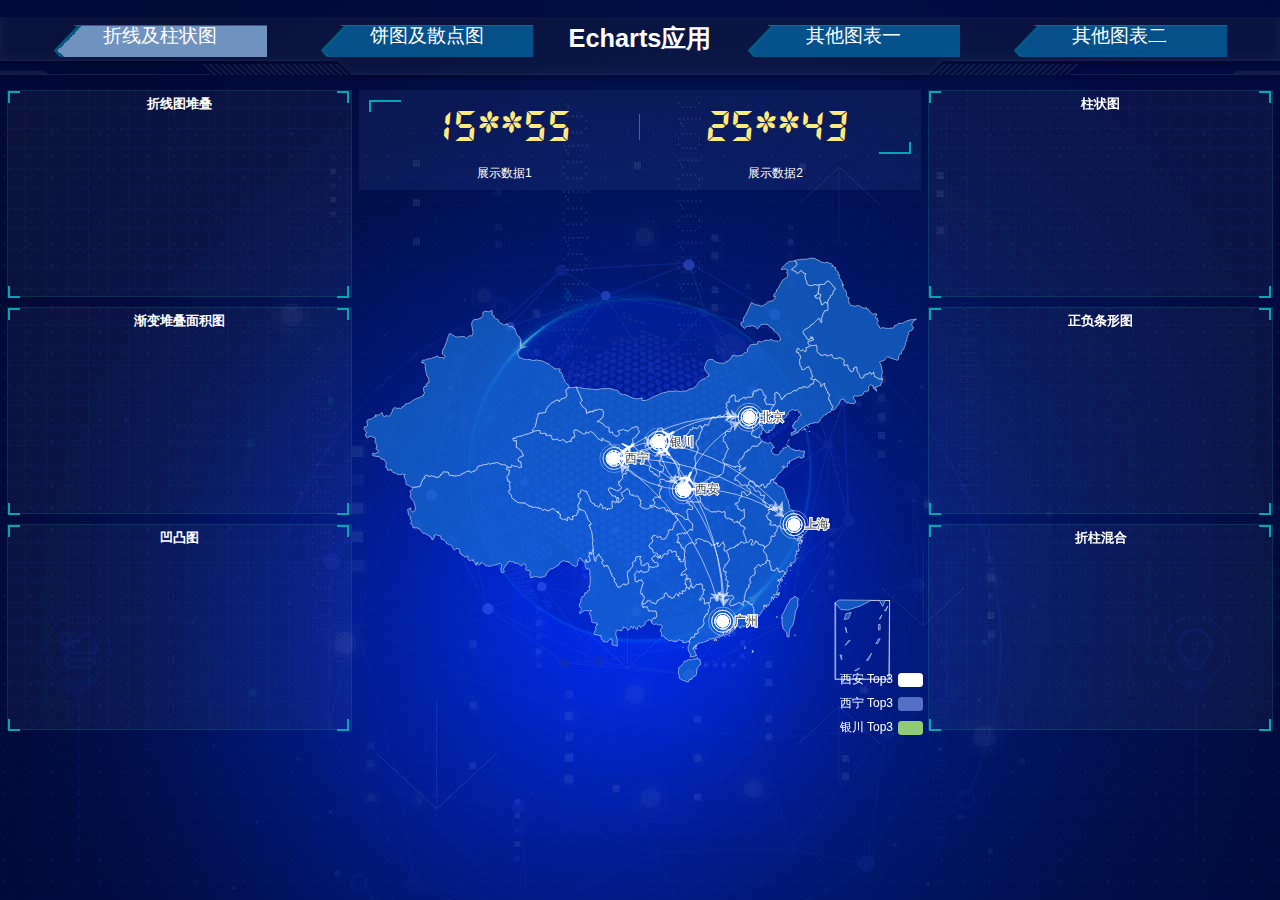
<file: index.html>
<html lang="en">

<head>
    <meta charset="UTF-8">
    <meta name="viewport" content="width=device-width, initial-scale=1.0, user-scalable=no,maximum-scale=1.0,minimum-scale=1.0">
    <meta http-equiv="X-UA-Compatible" content="ie=edge">
    <!-- 引入css初始化文件 -->
    <link rel="stylesheet" href="css/normalize.css">
    <!-- 引入首页的css -->
    <link rel="stylesheet" href="css/index.css">
    <!--html页面标题-->
    <title>Echarts应用</title>
</head>

<body>
    <header>
        <h1>Echarts应用</h1><!--大屏标题-->
        <div id="link1"> <a href="index.html">折线及柱状图</a> </div>
        <div id="link2"> <a href="index2.html">饼图及散点图</a> </div>
        <div id="link3"> <a href="index3.html">其他图表一</a> </div>
        <div id="link4"> <a href="index4.html">其他图表二</a> </div>
        <!--显示当前时间-->
        <div id="showtime"></div>
        <script>
            var clock = null;
            clock = setTimeout(nowTime, 1000);

            function nowTime() {
                clearTimeout(clock);
                var t = new Date();
                // var y = t.;

                var time = t.getFullYear() + "年" + (t.getMonth()+1) +
                    "月" + t.getDate() + "日" + t.getHours() + "时" + t.getMinutes() +
                    "分" + t.getSeconds() + "秒";
                document.getElementById('showtime').innerHTML = time;

                clock = setTimeout(nowTime, 1000);
            }
        </script>

    </header>
    <section>

        <div class="main">
            <div class="column">
                <div class="panel">
                    <div class="panel-footer"> </div>
                    <div class="Stacked_Line">
                        <!--左1图标题-->
                        <h2>折线图堆叠</h2>
                        <!--左1图，具体数据和格式见js文件-->
                        <div class="chart"> </div>
                    </div>
                </div>

                <div class="panel">
                    <div class="panel-footer"> </div>
                    <div class="Gradient_Stacked_Area">
                        <!--左2图标题-->
                        <h2>渐变堆叠面积图
                            <!--a href="javascript:;">2020</a>
                            <a href="javascript:;">2021</a-->
                        </h2>
                        <!--左2图，具体数据和格式见js文件-->
                        <div class="chart"> </div>
                    </div>
                </div>

                <div class="panel">
                    <div class="panel-footer"> </div>
                    <div class="Bump">
                        <!--左3图标题-->
                        <h2>凹凸图</h2>
                        <!--左3图，具体数据和格式见js文件-->
                        <div class="chart"> </div>
                    </div>
                </div>
            </div>

            <!--新列-->
            <div class="column">
                <div class="num">
                    <div class="num-hd">
                        <ul>
                            <li>15**55</li>
                            <li>25**43</li>
                        </ul>
                    </div>
                    <div class="num-bd">
                        <ul>
                            <li>展示数据1</li>
                            <li>展示数据2</li>
                        </ul>
                    </div>
                </div>
                <div class="map">
                    <div class="map1"></div>
                    <div class="map2"></div>
                    <div class="map3"></div>
                    <div class="chart"></div>
                </div>
            </div>

            <!--新列-->
            <div class="column">
                <div class="panel">
                    <div class="panel-footer"> </div>
                    <div class="Bar">
                        <!--右1图标题-->
                        <h2>柱状图</h2>
                        <div class="chart"> </div>
                    </div>
                </div>

                <div class="panel">
                    <div class="panel-footer"> </div>
                    <div class="Negative_Value_Bar">
                        <h2>正负条形图</h2>
                        <div class="chart"> </div>
                    </div>
                </div>

                <div class="panel">
                    <div class="panel-footer"> </div>
                    <div class="Mixed_Line_Bar">
                        <h2>折柱混合</h2>
                        <div class="chart"> </div>
                    </div>
                </div>

            </div>

        </div>

    </section>
    <script src="js/echarts.js"></script>
    <script src="js/flexible.js"></script>
    <script src="https://www.jq22.com/jquery/jquery-1.10.2.js"></script>
    <script src="js/china.js"></script>
    <script src="js/myMap.js"></script>
    <script src="js/index.js"></script>

</body>

</html>
</file>
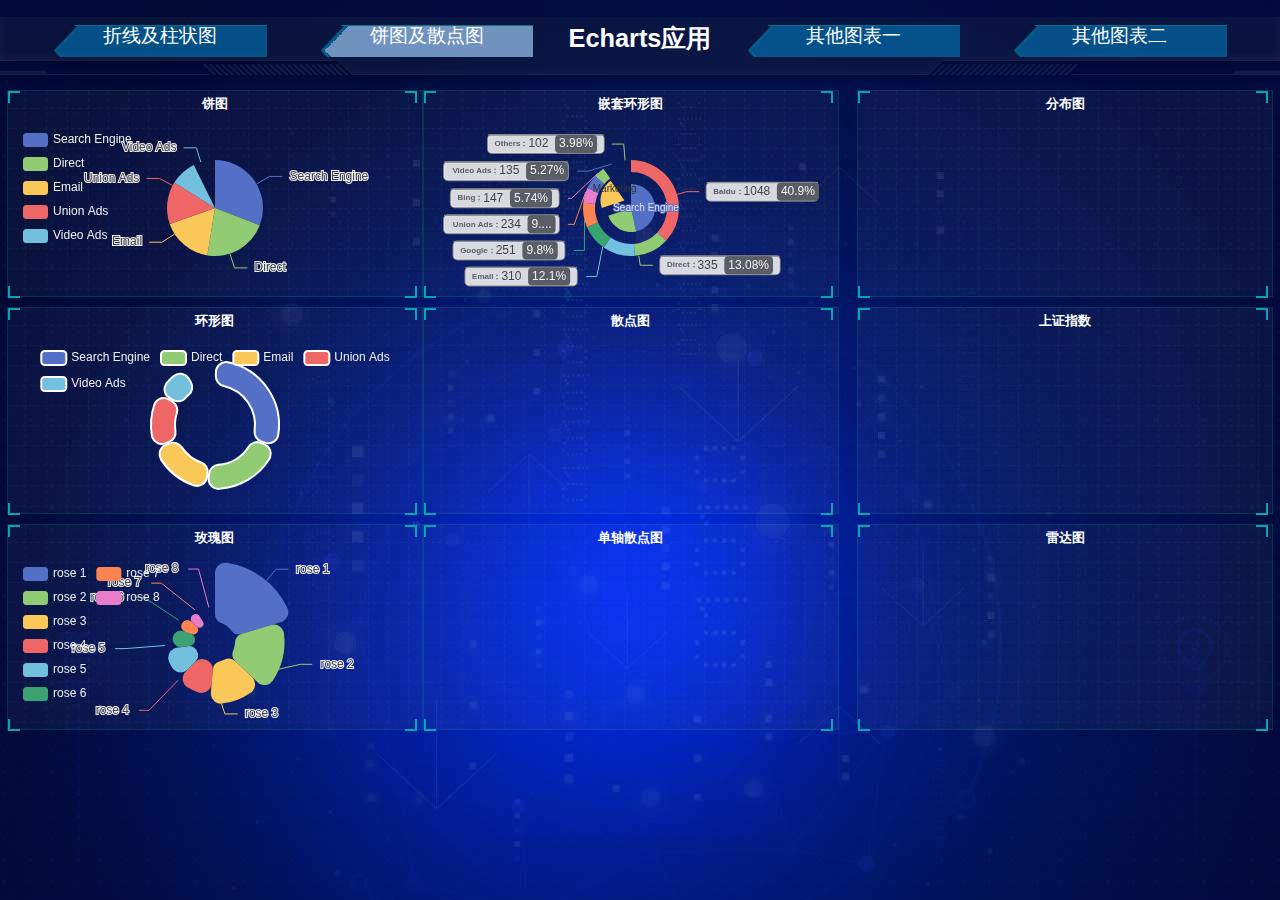
<file: index2.html>
<html lang="en">

<head>
    <meta charset="UTF-8">
    <meta name="viewport" content="width=device-width, initial-scale=1.0, user-scalable=no,maximum-scale=1.0,minimum-scale=1.0">
    <meta http-equiv="X-UA-Compatible" content="ie=edge">
    <!-- 引入css初始化文件 -->
    <link rel="stylesheet" href="css/normalize.css">
    <!-- 引入首页的css -->
    <link rel="stylesheet" href="css/index2.css">
    <!--html页面标题-->
    <title>Echarts应用</title>
</head>

<body>
    <header>
        <h1>Echarts应用</h1><!--大屏标题-->
        <div id="link1"> <a href="index.html">折线及柱状图</a> </div>
        <div id="link2"> <a href="index2.html">饼图及散点图</a> </div>
        <div id="link3"> <a href="index3.html">其他图表一</a> </div>
        <div id="link4"> <a href="index4.html">其他图表二</a> </div>
        <!--显示当前时间-->
        <div id="showtime"></div>
        <script>
            var clock = null;
            clock = setTimeout(nowTime, 1000);

            function nowTime() {
                clearTimeout(clock);
                var t = new Date();
                // var y = t.;

                var time = t.getFullYear() + "年" + (t.getMonth()+1) +
                    "月" + t.getDate() + "日" + t.getHours() + "时" + t.getMinutes() +
                    "分" + t.getSeconds() + "秒";
                document.getElementById('showtime').innerHTML = time;

                clock = setTimeout(nowTime, 1000);
            }
        </script>
    </header>
    <section>
        <div class="main">
            <div class="column">
                <div class="panel">
                    <div class="panel-footer"> </div>
                    <div class="Pie">
                        <h2>饼图</h2>
                        <div class="chart"> </div>
                    </div>
                </div>

                <div class="panel">
                    <div class="panel-footer"> </div>
                    <div class="Doughnut">
                        <h2>环形图</h2>
                        <div class="chart"> </div>
                    </div>
                </div>

                <div class="panel">
                    <div class="panel-footer"> </div>
                    <div class="Nightingale">
                        <h2>玫瑰图</h2>
                        <div class="chart"> </div>
                    </div>
                </div>
            </div>
            <!--新列-->
            <div class="column">
                <div class="panel">
                    <div class="panel-footer"> </div>
                    <div class="Nested_Pies">
                        <h2>嵌套环形图</h2>
                        <div class="chart"> </div>
                    </div>
                </div>

                <div class="panel">
                    <div class="panel-footer"> </div>
                    <div class="Scatter">
                        <h2>散点图</h2>
                        <div class="chart"> </div>
                    </div>
                </div>

                <div class="panel">
                    <div class="panel-footer"> </div>
                    <div class="Scatter_Single_Axis">
                        <h2>单轴散点图</h2>
                        <div class="chart"> </div>
                    </div>
                </div>
            </div>
            <!--新列-->
            <div class="column">
                <div class="panel">
                    <div class="panel-footer"> </div>
                    <div class="Distribution">
                        <h2>分布图</h2>
                        <div class="chart"> </div>
                    </div>
                </div>

                <div class="panel">
                    <div class="panel-footer"> </div>
                    <div class="ShangHai_Index">
                        <h2>上证指数</h2>
                        <div class="chart"> </div>
                    </div>
                </div>

                <div class="panel">
                    <div class="panel-footer"> </div>
                    <div class="Radar">
                        <h2>雷达图</h2>
                        <div class="chart"> </div>
                    </div>
                </div>
            </div>
        </div>

    </section>
    <script src="js/echarts.js"></script>
    <script src="js/flexible.js"></script>
    <script src="https://www.jq22.com/jquery/jquery-1.10.2.js"></script>
    <script src="js/index2.js"></script>

</body>


</html>
</file>
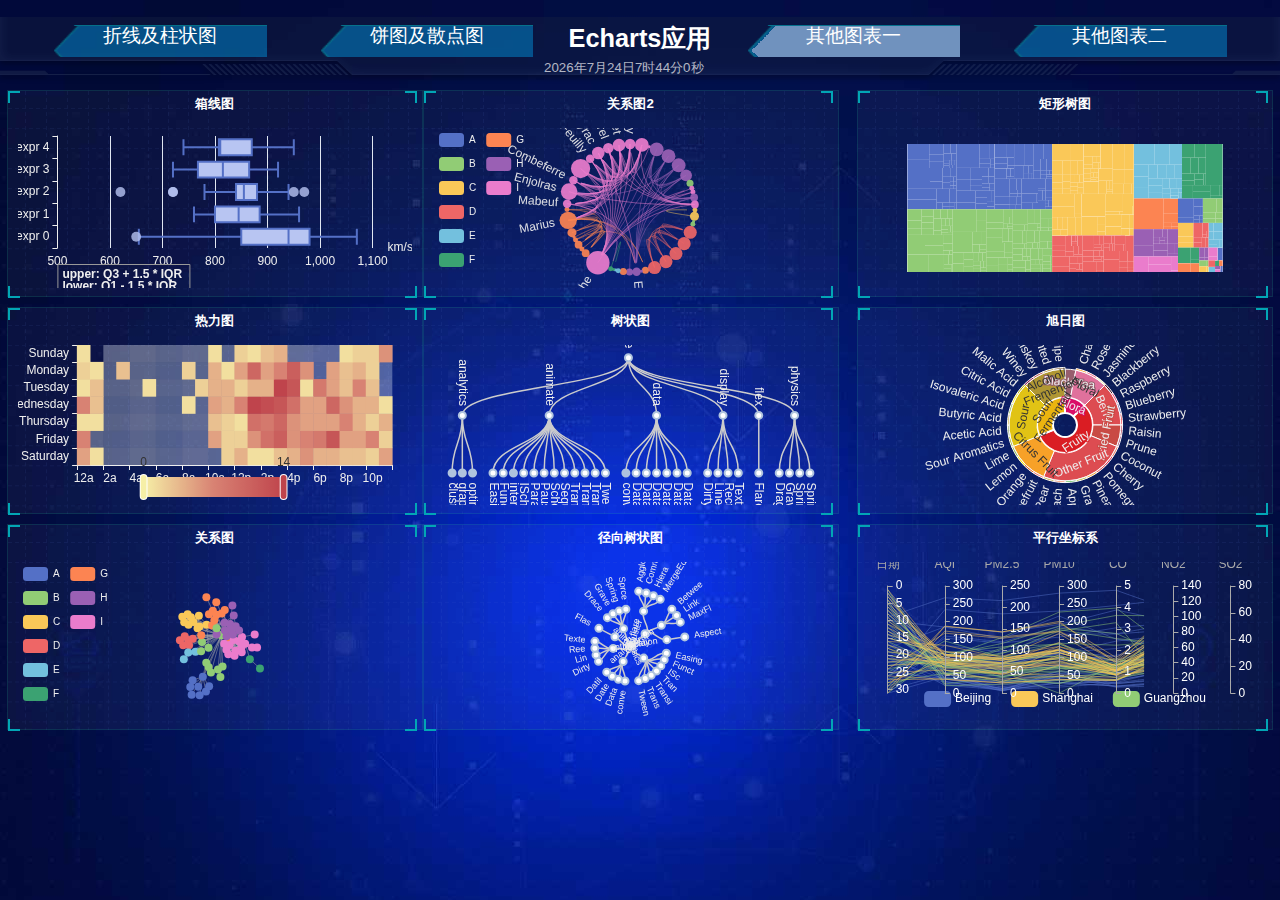
<file: index3.html>
<html lang="en">

<head>
    <meta charset="UTF-8">
    <meta name="viewport" content="width=device-width, initial-scale=1.0, user-scalable=no,maximum-scale=1.0,minimum-scale=1.0">
    <meta http-equiv="X-UA-Compatible" content="ie=edge">
    <!-- 引入css初始化文件 -->
    <link rel="stylesheet" href="css/normalize.css">
    <!-- 引入首页的css -->
    <link rel="stylesheet" href="css/index3.css">
    <!--html页面标题-->
    <title>Echarts应用</title>
</head>

<body>
    <header>
        <h1>Echarts应用</h1><!--大屏标题-->
        <div id="link1"> <a href="index.html">折线及柱状图</a> </div>
        <div id="link2"> <a href="index2.html">饼图及散点图</a> </div>
        <div id="link3"> <a href="index3.html">其他图表一</a> </div>
        <div id="link4"> <a href="index4.html">其他图表二</a> </div>
        <!--显示当前时间-->
        <div id="showtime"></div>
        <script>
            var clock = null;
            clock = setTimeout(nowTime, 1000);

            function nowTime() {
                clearTimeout(clock);
                var t = new Date();
                // var y = t.;

                var time = t.getFullYear() + "年" + (t.getMonth()+1) +
                    "月" + t.getDate() + "日" + t.getHours() + "时" + t.getMinutes() +
                    "分" + t.getSeconds() + "秒";
                document.getElementById('showtime').innerHTML = time;

                clock = setTimeout(nowTime, 1000);
            }
        </script>
    </header>
    <section>
        <div class="main">
            <div class="column">
                <div class="panel">
                    <div class="panel-footer"> </div>
                    <div class="Boxplot">
                        <h2>箱线图</h2>
                        <div class="chart"> </div>
                    </div>
                </div>

                <div class="panel">
                    <div class="panel-footer"> </div>
                    <div class="Heatmap">
                        <h2>热力图</h2>
                        <div class="chart"> </div>
                    </div>
                </div>

                <div class="panel">
                    <div class="panel-footer"> </div>
                    <div class="Force">
                        <h2>关系图</h2>
                        <div class="chart"> </div>
                    </div>
                </div>
            </div>
            <!--新列-->
            <div class="column">
                <div class="panel">
                    <div class="panel-footer"> </div>
                    <div class="Les_Miserables">
                        <h2>关系图2</h2>
                        <div class="chart"> </div>
                    </div>
                </div>

                <div class="panel">
                    <div class="panel-footer"> </div>
                    <div class="Tree">
                        <h2>树状图</h2>
                        <div class="chart"> </div>
                    </div>
                </div>

                <div class="panel">
                    <div class="panel-footer"> </div>
                    <div class="Tree2">
                        <h2>径向树状图</h2>
                        <div class="chart"> </div>
                    </div>
                </div>
            </div>
            <!--新列-->
            <div class="column">
                <div class="panel">
                    <div class="panel-footer"> </div>
                    <div class="Treemap">
                        <h2>矩形树图</h2>
                        <div class="chart"> </div>
                    </div>
                </div>

                <div class="panel">
                    <div class="panel-footer"> </div>
                    <div class="Sunburst">
                        <h2>旭日图</h2>
                        <div class="chart"> </div>
                    </div>
                </div>

                <div class="panel">
                    <div class="panel-footer"> </div>
                    <div class="Parallel">
                        <h2>平行坐标系</h2>
                        <div class="chart"> </div>
                    </div>
                </div>
            </div>
        </div>

    </section>
    <script src="js/echarts.js"></script>
    <script src="js/dataTool.js"></script>
    <script src="js/flexible.js"></script>
    <script src="js/jquery.js"></script>
    <script src="js/index3.js"></script>

</body>


</html>
</file>
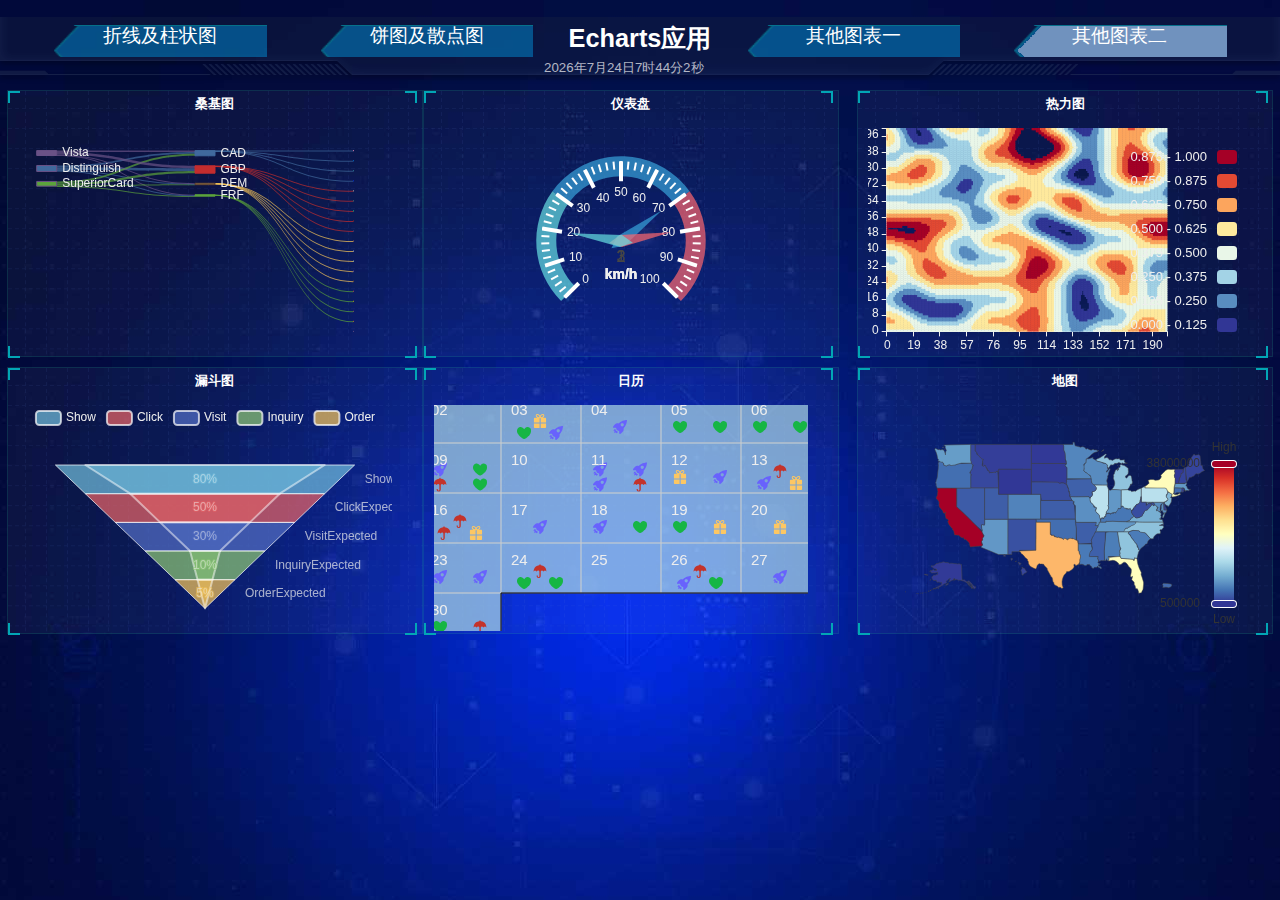
<file: index4.html>
<html lang="en">
<html transform: scale(0.67)>

<head>
    <meta charset="UTF-8">
    <meta name="viewport" content="width=device-width">
    <meta http-equiv="X-UA-Compatible" content="ie=edge">
    <!-- 引入css初始化文件 -->
    <link rel="stylesheet" href="css/normalize.css">
    <!-- 引入首页的css -->
    <link rel="stylesheet" href="css/index4.css">
    <!--html页面标题-->
    <title>Echarts应用</title>
</head>

<body>
    <header>
        <h1>Echarts应用</h1><!--大屏标题-->
        <div id="link1"> <a href="index.html">折线及柱状图</a> </div>
        <div id="link2"> <a href="index2.html">饼图及散点图</a> </div>
        <div id="link3"> <a href="index3.html">其他图表一</a> </div>
        <div id="link4"> <a href="index4.html">其他图表二</a> </div>
        <!--显示当前时间-->
        <div id="showtime"></div>
        <script>
            var clock = null;
            clock = setTimeout(nowTime, 1000);

            function nowTime() {
                clearTimeout(clock);
                var t = new Date();
                // var y = t.;

                var time = t.getFullYear() + "年" + (t.getMonth()+1) +
                    "月" + t.getDate() + "日" + t.getHours() + "时" + t.getMinutes() +
                    "分" + t.getSeconds() + "秒";
                document.getElementById('showtime').innerHTML = time;

                clock = setTimeout(nowTime, 1000);
            }
        </script>

    </header>
    <section>

        <div class="main">
            <div class="column">
                <div class="panel">
                    <div class="panel-footer"> </div>
                    <div class="Sankey">
                        <h2>桑基图</h2>
                        <div class="chart"> </div>
                    </div>
                </div>

                <div class="panel">
                    <div class="panel-footer"> </div>
                    <div class="Funnel">
                        <h2>漏斗图</h2>
                        <div class="chart"> </div>
                    </div>
                </div>

            </div>

            <!--新列-->
            <div class="column">

                <div class="panel">
                    <div class="panel-footer"> </div>
                    <div class="Gauge">
                        <h2>仪表盘</h2>
                        <div class="chart"> </div>
                    </div>
                </div>

                <div class="panel">
                    <div class="panel-footer"> </div>
                    <div class="date">
                        <h2>日历</h2>
                        <div class="chart"> </div>
                    </div>
                </div>

            </div>

            <div class="column">

                <div class="panel">
                    <div class="panel-footer"> </div>
                    <div class="heat2">
                        <h2>热力图</h2>
                        <div class="chart"> </div>
                    </div>
                </div>

                <div class="panel">
                    <div class="panel-footer"> </div>
                    <div class="Map2">
                        <h2>地图</h2>
                        <div class="chart"> </div>
                    </div>
                </div>

            </div>
        </div>

    </section>
    <script src="js/echarts.js"></script>
    <script src="js/flexible.js"></script>
    <script src="js/jquery.js"></script>
    <script src="js/index4.js"></script>

</body>


</html>
</file>
<file: css/index.css>
@font-face {
  font-family: "DS-DIGIT";
  src: url(../font/DS-DIGIT.TTF);
}
* {
  margin: 0;
  padding: 0;
  box-sizing: border-box;
}
body {
    background-repeat: no-repeat;
    background-position: top center;
    background-image: url(../images/bg.jpg);
    line-height: 1.15;
    background-color: #010a37;
}
header {
  height: 1.25rem;
  background: url(../images/head_bg.png) no-repeat;
  background-size: 100% 100%;
  position: relative;
}
header h1 {
  font-size: 0.475rem;
  top: 0rem;
  color: #fff;
  text-align: center;
  line-height: 0.8rem;
}
header #showtime {
  height: 0.5rem;
  position: absolute;
  top: 0.8rem;
  left: 10.2rem;
  font-size: 0.25rem;
  color: rgba(255, 255, 255, 0.7);
}
header #link1{
    height: 0.6rem;
    width: 4rem;
    position: absolute;
    top: 0.15rem;
    left: 1rem;
    font-size: 0.35rem;
    background: url(../images/b2.png) no-repeat;
    text-align: center;
    line-hight: 0.6rem;
    a{
        outline: none;
        border: none;
        text-decoration: none;
        color: white;
        border:none;
    }
    a:link {
      color: white;
      background: none;
    }
}

header #link2{
    height: 0.6rem;
    width: 4rem;
    position: absolute;
    top: 0.15rem;
    left: 6rem;
    font-size: 0.35rem;
    background: url(../images/b1.png) no-repeat;
    text-align: center;
    line-hight: 0.6rem;
    a{
        outline: none;
        border: none;
        text-decoration: none;
        color: white;
        border:none;
    }
    a:link {
      color: white;
      background: none;
    }
}

header #link3{
    height: 0.6rem;
    width: 4rem;
    position: absolute;
    top: 0.15rem;
    left: 14rem;
    font-size: 0.35rem;
    background: url(../images/b1.png) no-repeat;
    text-align: center;
    line-hight: 0.6rem;
    a{
        outline: none;
        border: none;
        text-decoration: none;
        color: white;
        border:none;
    }
    a:link {
      color: white;
      background: none;
    }
}

header #link4{
    height: 0.6rem;
    width: 4rem;
    position: absolute;
    top: 0.15rem;
    left: 19rem;
    font-size: 0.35rem;
    background: url(../images/b1.png) no-repeat;
    text-align: center;
    line-hight: 0.6rem;
    a{
        outline: none;
        border: none;
        text-decoration: none;
        color: white;
        border:none;
    }
    a:link {
      color: white;
      background: none;
    }
}

.main {
  min-width: 1024px;
  max-width: 1920px;
  margin: 0 auto;
  padding: 0.125rem 0.125rem 0 0.125rem;
  display: flex;
  flex-direction: row;
}
.main .column {
  flex: 3;
}
.main .column:nth-child(2) {
  flex: 5;
}
.main .column .panel {
  height: 3.875rem;
  background: url(../images/line\(1\).png) no-repeat rgba(255, 255, 255, 0.04);
  border: 0.0125rem rgba(25, 186, 139, 0.17) solid;
  padding: 0 0.1875rem 0.5rem;
  margin-bottom: 0.1875rem;
  position: relative;
}
.main .column .panel::before {
  content: "";
  display: block;
  position: absolute;
  top: 0;
  left: 0;
  width: 10px;
  height: 10px;
  border-top: 2px #02a6b5 solid;
  border-left: 2px #02a6b5 solid;
}
.main .column .panel::after {
  content: "";
  display: block;
  position: absolute;
  top: 0;
  left: 96%;
  width: 10px;
  height: 10px;
  border-top: 2px #02a6b5 solid;
  border-right: 2px #02a6b5 solid;
}
.main .column .panel .panel-footer {
  position: absolute;
  bottom: 0;
  left: 0;
  width: 100%;
  height: 10px;
}
.main .column .panel .panel-footer::before {
  content: "";
  display: block;
  position: absolute;
  top: 0;
  left: 0;
  width: 10px;
  height: 10px;
  border-bottom: 2px #02a6b5 solid;
  border-left: 2px #02a6b5 solid;
}
.main .column .panel .panel-footer::after {
  content: "";
  display: block;
  position: absolute;
  top: 0;
  left: 96%;
  width: 10px;
  height: 10px;
  border-bottom: 2px #02a6b5 solid;
  border-right: 2px #02a6b5 solid;
}
.main .column .panel h2 {
  height: 0.6rem;
  color: #fff;
  font-size: 0.25rem;
  text-align: center;
  margin-top: 5px;
}
.main .column .panel h2 a {
  text-decoration: none;
  color: rgba(255, 255, 255, 0.8);
  line-height: 0.6rem;
}
.main .column .panel .chart {
  width: 100%;
  height: 3rem;
}
.main .num {
  background-color: rgba(101, 132, 226, 0.1);
  padding: 0.1875rem;
  margin: 0 0.125rem 0.1875rem 0.125rem;
}
.main .num .num-hd {
  position: relative;
}
.main .num .num-hd ul {
  display: flex;
  flex-direction: row;
}
.main .num .num-hd ul li {
  flex: 1;
  list-style: none;
  text-align: center;
  height: 1rem;
  font-size: 0.875rem;
  color: #ffeb7b;
  position: relative;
  font-family: 'DS-DIGIT';
}
.main .num .num-hd ul li:first-child::after {
  content: "";
  display: block;
  position: absolute;
  top: 25%;
  right: 0;
  width: 1px;
  height: 50%;
  background-color: rgba(255, 255, 255, 0.3);
}
.main .num .num-hd ul::before {
  content: "";
  display: block;
  position: absolute;
  top: 0;
  left: 0;
  width: 30px;
  height: 10px;
  border-top: 2px #02a6b5 solid;
  border-left: 2px #02a6b5 solid;
}
.main .num .num-hd ul::after {
  content: "";
  display: block;
  position: absolute;
  bottom: 0;
  right: 0;
  width: 30px;
  height: 10px;
  border-bottom: 2px #02a6b5 solid;
  border-right: 2px #02a6b5 solid;
}
.main .num-bd ul {
  display: flex;
  flex-direction: row;
}
.main .num-bd ul li {
  flex: 1;
  list-style: none;
  text-align: center;
  height: 0.5rem;
  font-size: 0.225rem;
  position: relative;
  color: #fff;
  line-height: 0.5rem;
  padding-top: 0.125rem;
}
.map {
  height: 10.125rem;
  position: relative;
}
.map .map1 {
  width: 6.475rem;
  height: 6.475rem;
  position: absolute;
  top: 50%;
  left: 50%;
  transform: translate(-50%, -50%);
  background: url(../images/map.png) no-repeat;
  background-size: 100%,100%;
  opacity: 0.3;
}
.map .map2 {
  width: 8.0375rem;
  height: 8.0375rem;
  position: absolute;
  top: 50%;
  left: 50%;
  transform: translate(-50%, -50%);
  background: url(../images/lbx.png) no-repeat;
  background-size: 100%,100%;
  opacity: 0.6;
  animation: rotate1 15s linear infinite;
}
@keyframes rotate1 {
  0% {
    transform: translate(-50%, -50%) rotate(0deg);
  }
  100% {
    transform: translate(-50%, -50%) rotate(360deg);
  }
}
.map .map3 {
  width: 7.075rem;
  height: 7.075rem;
  position: absolute;
  top: 50%;
  left: 50%;
  transform: translate(-50%, -50%);
  background: url(../images/jt.png) no-repeat;
  background-size: 100%,100%;
  opacity: 0.6;
  animation: rotate2 10s linear infinite;
}
.map .chart {
  position: absolute;
  top: 0;
  left: 0;
  width: 100%;
  height: 10.125rem;
}
@keyframes rotate2 {
  0% {
    transform: translate(-50%, -50%) rotate(0deg);
  }
  100% {
    transform: translate(-50%, -50%) rotate(-360deg);
  }
}
</file>
<file: css/index2.css>
@font-face {
  font-family: "DS-DIGIT";
  src: url(../font/DS-DIGIT.TTF);
}
* {
  margin: 0;
  padding: 0;
  box-sizing: border-box;
}
body {
    background-repeat: no-repeat;
    background-position: top center;
    background-image: url(../images/bg.jpg);
    line-height: 1.15;
    background-color: #010a37;
}
header {
  height: 1.25rem;
  background: url(../images/head_bg.png) no-repeat;
  background-size: 100% 100%;
  position: relative;
}
header h1 {
  font-size: 0.475rem;
  top: 0rem;
  color: #fff;
  text-align: center;
  line-height: 0.8rem;
}
header #showtime {
  height: 0.5rem;
  position: absolute;
  top: 0.8rem;
  left: 10.2rem;
  font-size: 0.25rem;
  color: rgba(255, 255, 255, 0.7);
}
header #link1{
    height: 0.6rem;
    width: 4rem;
    position: absolute;
    top: 0.15rem;
    left: 1rem;
    font-size: 0.35rem;
    background: url(../images/b1.png) no-repeat;
    text-align: center;
    line-hight: 0.6rem;
    a{
        outline: none;
        border: none;
        text-decoration: none;
        color: white;
        border:none;
    }
    a:link {
      color: white;
      background: none;
    }
}

header #link2{
    height: 0.6rem;
    width: 4rem;
    position: absolute;
    top: 0.15rem;
    left: 6rem;
    font-size: 0.35rem;
    background: url(../images/b2.png) no-repeat;
    text-align: center;
    line-hight: 0.6rem;
    a{
        outline: none;
        border: none;
        text-decoration: none;
        color: white;
        border:none;
    }
    a:link {
      color: white;
      background: none;
    }
}

header #link3{
    height: 0.6rem;
    width: 4rem;
    position: absolute;
    top: 0.15rem;
    left: 14rem;
    font-size: 0.35rem;
    background: url(../images/b1.png) no-repeat;
    text-align: center;
    line-hight: 0.6rem;
    a{
        outline: none;
        border: none;
        text-decoration: none;
        color: white;
        border:none;
    }
    a:link {
      color: white;
      background: none;
    }
}

header #link4{
    height: 0.6rem;
    width: 4rem;
    position: absolute;
    top: 0.15rem;
    left: 19rem;
    font-size: 0.35rem;
    background: url(../images/b1.png) no-repeat;
    text-align: center;
    line-hight: 0.6rem;
    a{
        outline: none;
        border: none;
        text-decoration: none;
        color: white;
        border:none;
    }
    a:link {
      color: white;
      background: none;
    }
}

.main {
  min-width: 1024px;
  max-width: 1920px;
  margin: 0 auto;
  padding: 0.125rem 0.125rem 0 0.125rem;
  display: flex;
  flex-direction: row;
}
.main .column {
  flex: 3;
}
.main .column:nth-child(2) {
  flex: 5;
}
.main .column .panel {
  height: 3.875rem;
  width:7.8rem;
  background: url(../images/line\(1\).png) no-repeat rgba(255, 255, 255, 0.04);
  border: 0.0125rem rgba(25, 186, 139, 0.17) solid;
  padding: 0 0.1875rem 0.5rem 0.1875rem ;
  margin-bottom: 0.1875rem;
  position: relative;
}
.main .column .panel::before {
  content: "";
  display: block;
  position: absolute;
  top: 0;
  left: 0;
  width: 10px;
  height: 10px;
  border-top: 2px #02a6b5 solid;
  border-left: 2px #02a6b5 solid;
}
.main .column .panel::after {
  content: "";
  display: block;
  position: absolute;
  top: 0;
  left: 96%;
  width: 10px;
  height: 10px;
  border-top: 2px #02a6b5 solid;
  border-right: 2px #02a6b5 solid;
}
.main .column .panel .panel-footer {
  position: absolute;
  bottom: 0;
  left: 0;
  width: 100%;
  height: 10px;
}
.main .column .panel .panel-footer::before {
  content: "";
  display: block;
  position: absolute;
  top: 0;
  left: 0;
  width: 10px;
  height: 10px;
  border-bottom: 2px #02a6b5 solid;
  border-left: 2px #02a6b5 solid;
}
.main .column .panel .panel-footer::after {
  content: "";
  display: block;
  position: absolute;
  top: 0;
  left: 96%;
  width: 10px;
  height: 10px;
  border-bottom: 2px #02a6b5 solid;
  border-right: 2px #02a6b5 solid;
}
.main .column .panel h2 {
  height: 0.6rem;
  color: #fff;
  font-size: 0.25rem;
  text-align: center;
  margin-top: 5px;
}
.main .column .panel h2 a {
  text-decoration: none;
  color: rgba(255, 255, 255, 0.8);
  line-height: 0.6rem;
}
.main .column .panel .chart {
  width: 100%;
  height: 3rem;
}
.main .num {
  background-color: rgba(101, 132, 226, 0.1);
  padding: 0.1875rem;
  margin: 0 0.125rem 0.1875rem 0.125rem;
}
.main .num .num-hd {
  position: relative;
}
.main .num .num-hd ul {
  display: flex;
  flex-direction: row;
}
.main .num .num-hd ul li {
  flex: 1;
  list-style: none;
  text-align: center;
  height: 1rem;
  font-size: 0.875rem;
  color: #ffeb7b;
  position: relative;
  font-family: 'DS-DIGIT';
}
.main .num .num-hd ul li:first-child::after {
  content: "";
  display: block;
  position: absolute;
  top: 25%;
  right: 0;
  width: 1px;
  height: 50%;
  background-color: rgba(255, 255, 255, 0.3);
}
.main .num .num-hd ul::before {
  content: "";
  display: block;
  position: absolute;
  top: 0;
  left: 0;
  width: 30px;
  height: 10px;
  border-top: 2px #02a6b5 solid;
  border-left: 2px #02a6b5 solid;
}
.main .num .num-hd ul::after {
  content: "";
  display: block;
  position: absolute;
  bottom: 0;
  right: 0;
  width: 30px;
  height: 10px;
  border-bottom: 2px #02a6b5 solid;
  border-right: 2px #02a6b5 solid;
}
.main .num-bd ul {
  display: flex;
  flex-direction: row;
}
.main .num-bd ul li {
  flex: 1;
  list-style: none;
  text-align: center;
  height: 0.5rem;
  font-size: 0.225rem;
  position: relative;
  color: #fff;
  line-height: 0.5rem;
  padding-top: 0.125rem;
}

@keyframes rotate1 {
  0% {
    transform: translate(-50%, -50%) rotate(0deg);
  }
  100% {
    transform: translate(-50%, -50%) rotate(360deg);
  }
}

@keyframes rotate2 {
  0% {
    transform: translate(-50%, -50%) rotate(0deg);
  }
  100% {
    transform: translate(-50%, -50%) rotate(-360deg);
  }
}
</file>
<file: css/index3.css>
@font-face {
  font-family: "DS-DIGIT";
  src: url(../font/DS-DIGIT.TTF);
}
* {
  margin: 0;
  padding: 0;
  box-sizing: border-box;
}
body {
    background-repeat: no-repeat;
    background-position: top center;
    background-image: url(../images/bg.jpg);
    line-height: 1.15;
    background-color: #010a37;
}
header {
  height: 1.25rem;
  background: url(../images/head_bg.png) no-repeat;
  background-size: 100% 100%;
  position: relative;
}
header h1 {
  font-size: 0.475rem;
  top: 0rem;
  color: #fff;
  text-align: center;
  line-height: 0.8rem;
}
header #showtime {
  height: 0.5rem;
  position: absolute;
  top: 0.8rem;
  left: 10.2rem;
  font-size: 0.25rem;
  color: rgba(255, 255, 255, 0.7);
}
header #link1{
    height: 0.6rem;
    width: 4rem;
    position: absolute;
    top: 0.15rem;
    left: 1rem;
    font-size: 0.35rem;
    background: url(../images/b1.png) no-repeat;
    text-align: center;
    line-hight: 0.6rem;
    a{
        outline: none;
        border: none;
        text-decoration: none;
        color: white;
        border:none;
    }
    a:link {
      color: white;
      background: none;
    }
}

header #link2{
    height: 0.6rem;
    width: 4rem;
    position: absolute;
    top: 0.15rem;
    left: 6rem;
    font-size: 0.35rem;
    background: url(../images/b1.png) no-repeat;
    text-align: center;
    line-hight: 0.6rem;
    a{
        outline: none;
        border: none;
        text-decoration: none;
        color: white;
        border:none;
    }
    a:link {
      color: white;
      background: none;
    }
}

header #link3{
    height: 0.6rem;
    width: 4rem;
    position: absolute;
    top: 0.15rem;
    left: 14rem;
    font-size: 0.35rem;
    background: url(../images/b2.png) no-repeat;
    text-align: center;
    line-hight: 0.6rem;
    a{
        outline: none;
        border: none;
        text-decoration: none;
        color: white;
        border:none;
    }
    a:link {
      color: white;
      background: none;
    }
}

header #link4{
    height: 0.6rem;
    width: 4rem;
    position: absolute;
    top: 0.15rem;
    left: 19rem;
    font-size: 0.35rem;
    background: url(../images/b1.png) no-repeat;
    text-align: center;
    line-hight: 0.6rem;
    a{
        outline: none;
        border: none;
        text-decoration: none;
        color: white;
        border:none;
    }
    a:link {
      color: white;
      background: none;
    }
}

.main {
  min-width: 1024px;
  max-width: 1920px;
  margin: 0 auto;
  padding: 0.125rem 0.125rem 0 0.125rem;
  display: flex;
  flex-direction: row;
}
.main .column {
  flex: 3;
}
.main .column:nth-child(2) {
  flex: 5;
}
.main .column .panel {
  height: 3.875rem;
  width:7.8rem;
  background: url(../images/line\(1\).png) no-repeat rgba(255, 255, 255, 0.04);
  border: 0.0125rem rgba(25, 186, 139, 0.17) solid;
  padding: 0 0.1875rem 0.5rem 0.1875rem ;
  margin-bottom: 0.1875rem;
  position: relative;
}
.main .column .panel::before {
  content: "";
  display: block;
  position: absolute;
  top: 0;
  left: 0;
  width: 10px;
  height: 10px;
  border-top: 2px #02a6b5 solid;
  border-left: 2px #02a6b5 solid;
}
.main .column .panel::after {
  content: "";
  display: block;
  position: absolute;
  top: 0;
  left: 96%;
  width: 10px;
  height: 10px;
  border-top: 2px #02a6b5 solid;
  border-right: 2px #02a6b5 solid;
}
.main .column .panel .panel-footer {
  position: absolute;
  bottom: 0;
  left: 0;
  width: 100%;
  height: 10px;
}
.main .column .panel .panel-footer::before {
  content: "";
  display: block;
  position: absolute;
  top: 0;
  left: 0;
  width: 10px;
  height: 10px;
  border-bottom: 2px #02a6b5 solid;
  border-left: 2px #02a6b5 solid;
}
.main .column .panel .panel-footer::after {
  content: "";
  display: block;
  position: absolute;
  top: 0;
  left: 96%;
  width: 10px;
  height: 10px;
  border-bottom: 2px #02a6b5 solid;
  border-right: 2px #02a6b5 solid;
}
.main .column .panel h2 {
  height: 0.6rem;
  color: #fff;
  font-size: 0.25rem;
  text-align: center;
  margin-top: 5px;
}
.main .column .panel h2 a {
  text-decoration: none;
  color: rgba(255, 255, 255, 0.8);
  line-height: 0.6rem;
}
.main .column .panel .chart {
  width: 100%;
  height: 3rem;
}
.main .num {
  background-color: rgba(101, 132, 226, 0.1);
  padding: 0.1875rem;
  margin: 0 0.125rem 0.1875rem 0.125rem;
}
.main .num .num-hd {
  position: relative;
}
.main .num .num-hd ul {
  display: flex;
  flex-direction: row;
}
.main .num .num-hd ul li {
  flex: 1;
  list-style: none;
  text-align: center;
  height: 1rem;
  font-size: 0.875rem;
  color: #ffeb7b;
  position: relative;
  font-family: 'DS-DIGIT';
}
.main .num .num-hd ul li:first-child::after {
  content: "";
  display: block;
  position: absolute;
  top: 25%;
  right: 0;
  width: 1px;
  height: 50%;
  background-color: rgba(255, 255, 255, 0.3);
}
.main .num .num-hd ul::before {
  content: "";
  display: block;
  position: absolute;
  top: 0;
  left: 0;
  width: 30px;
  height: 10px;
  border-top: 2px #02a6b5 solid;
  border-left: 2px #02a6b5 solid;
}
.main .num .num-hd ul::after {
  content: "";
  display: block;
  position: absolute;
  bottom: 0;
  right: 0;
  width: 30px;
  height: 10px;
  border-bottom: 2px #02a6b5 solid;
  border-right: 2px #02a6b5 solid;
}
.main .num-bd ul {
  display: flex;
  flex-direction: row;
}
.main .num-bd ul li {
  flex: 1;
  list-style: none;
  text-align: center;
  height: 0.5rem;
  font-size: 0.225rem;
  position: relative;
  color: #fff;
  line-height: 0.5rem;
  padding-top: 0.125rem;
}

@keyframes rotate1 {
  0% {
    transform: translate(-50%, -50%) rotate(0deg);
  }
  100% {
    transform: translate(-50%, -50%) rotate(360deg);
  }
}

@keyframes rotate2 {
  0% {
    transform: translate(-50%, -50%) rotate(0deg);
  }
  100% {
    transform: translate(-50%, -50%) rotate(-360deg);
  }
}
</file>
<file: css/index4.css>
@font-face {
  font-family: "DS-DIGIT";
  src: url(../font/DS-DIGIT.TTF);
}
* {
  margin: 0;
  padding: 0;
  box-sizing: border-box;
}
body {
    background-repeat: no-repeat;
    background-position: top center;
    background-image: url(../images/bg.jpg);
    line-height: 1.15;
    background-color: #010a37;
}
header {
  height: 1.25rem;
  background: url(../images/head_bg.png) no-repeat;
  background-size: 100% 100%;
  position: relative;
}
header h1 {
  font-size: 0.475rem;
  top: 0rem;
  color: #fff;
  text-align: center;
  line-height: 0.8rem;
}
header #showtime {
  height: 0.5rem;
  position: absolute;
  top: 0.8rem;
  left: 10.2rem;
  font-size: 0.25rem;
  color: rgba(255, 255, 255, 0.7);
}
header #link1{
    height: 0.6rem;
    width: 4rem;
    position: absolute;
    top: 0.15rem;
    left: 1rem;
    font-size: 0.35rem;
    background: url(../images/b1.png) no-repeat;
    text-align: center;
    line-hight: 0.6rem;
    a{
        outline: none;
        border: none;
        text-decoration: none;
        color: white;
        border:none;
    }
    a:link {
      color: white;
      background: none;
    }
}

header #link2{
    height: 0.6rem;
    width: 4rem;
    position: absolute;
    top: 0.15rem;
    left: 6rem;
    font-size: 0.35rem;
    background: url(../images/b1.png) no-repeat;
    text-align: center;
    line-hight: 0.6rem;
    a{
        outline: none;
        border: none;
        text-decoration: none;
        color: white;
        border:none;
    }
    a:link {
      color: white;
      background: none;
    }
}

header #link3{
    height: 0.6rem;
    width: 4rem;
    position: absolute;
    top: 0.15rem;
    left: 14rem;
    font-size: 0.35rem;
    background: url(../images/b1.png) no-repeat;
    text-align: center;
    line-hight: 0.6rem;
    a{
        outline: none;
        border: none;
        text-decoration: none;
        color: white;
        border:none;
    }
    a:link {
      color: white;
      background: none;
    }
}

header #link4{
    height: 0.6rem;
    width: 4rem;
    position: absolute;
    top: 0.15rem;
    left: 19rem;
    font-size: 0.35rem;
    background: url(../images/b2.png) no-repeat;
    text-align: center;
    line-hight: 0.6rem;
    a{
        outline: none;
        border: none;
        text-decoration: none;
        color: white;
        border:none;
    }
    a:link {
      color: white;
      background: none;
    }
}

.main {
  min-width: 1024px;
  max-width: 1920px;
  margin: 0 auto;
  padding: 0.125rem 0.125rem 0 0.125rem;
  display: flex;
  flex-direction: row;
}
.main .column {
  flex: 3;
}
.main .column:nth-child(2) {
  flex: 5;
}
.main .column .panel {
  height: 5rem;
  width:7.8rem;
  background: url(../images/line\(1\).png) no-repeat rgba(255, 255, 255, 0.04);
  border: 0.0125rem rgba(25, 186, 139, 0.17) solid;
  padding: 0 0.1875rem 0.5rem 0.1875rem ;
  margin-bottom: 0.1875rem;
  position: relative;
}
.main .column .panel::before {
  content: "";
  display: block;
  position: absolute;
  top: 0;
  left: 0;
  width: 10px;
  height: 10px;
  border-top: 2px #02a6b5 solid;
  border-left: 2px #02a6b5 solid;
}
.main .column .panel::after {
  content: "";
  display: block;
  position: absolute;
  top: 0;
  left: 96%;
  width: 10px;
  height: 10px;
  border-top: 2px #02a6b5 solid;
  border-right: 2px #02a6b5 solid;
}
.main .column .panel .panel-footer {
  position: absolute;
  bottom: 0;
  left: 0;
  width: 100%;
  height: 10px;
}
.main .column .panel .panel-footer::before {
  content: "";
  display: block;
  position: absolute;
  top: 0;
  left: 0;
  width: 10px;
  height: 10px;
  border-bottom: 2px #02a6b5 solid;
  border-left: 2px #02a6b5 solid;
}
.main .column .panel .panel-footer::after {
  content: "";
  display: block;
  position: absolute;
  top: 0;
  left: 96%;
  width: 10px;
  height: 10px;
  border-bottom: 2px #02a6b5 solid;
  border-right: 2px #02a6b5 solid;
}
.main .column .panel h2 {
  height: 0.6rem;
  color: #fff;
  font-size: 0.25rem;
  text-align: center;
  margin-top: 5px;
}
.main .column .panel h2 a {
  text-decoration: none;
  color: rgba(255, 255, 255, 0.8);
  line-height: 0.6rem;
}
.main .column .panel .chart {
  width: 95%;
  height: 95%;
}
.main .num {
  background-color: rgba(101, 132, 226, 0.1);
  padding: 0.1875rem;
  margin: 0 0.125rem 0.1875rem 0.125rem;
}
.main .num .num-hd {
  position: relative;
}
.main .num .num-hd ul {
  display: flex;
  flex-direction: row;
}
.main .num .num-hd ul li {
  flex: 1;
  list-style: none;
  text-align: center;
  height: 1rem;
  font-size: 0.875rem;
  color: #ffeb7b;
  position: relative;
  font-family: 'DS-DIGIT';
}
.main .num .num-hd ul li:first-child::after {
  content: "";
  display: block;
  position: absolute;
  top: 25%;
  right: 0;
  width: 1px;
  height: 50%;
  background-color: rgba(255, 255, 255, 0.3);
}
.main .num .num-hd ul::before {
  content: "";
  display: block;
  position: absolute;
  top: 0;
  left: 0;
  width: 30px;
  height: 10px;
  border-top: 2px #02a6b5 solid;
  border-left: 2px #02a6b5 solid;
}
.main .num .num-hd ul::after {
  content: "";
  display: block;
  position: absolute;
  bottom: 0;
  right: 0;
  width: 30px;
  height: 10px;
  border-bottom: 2px #02a6b5 solid;
  border-right: 2px #02a6b5 solid;
}
.main .num-bd ul {
  display: flex;
  flex-direction: row;
}
.main .num-bd ul li {
  flex: 1;
  list-style: none;
  text-align: center;
  height: 0.5rem;
  font-size: 0.225rem;
  position: relative;
  color: #fff;
  line-height: 0.5rem;
  padding-top: 0.125rem;
}

@keyframes rotate1 {
  0% {
    transform: translate(-50%, -50%) rotate(0deg);
  }
  100% {
    transform: translate(-50%, -50%) rotate(360deg);
  }
}

@keyframes rotate2 {
  0% {
    transform: translate(-50%, -50%) rotate(0deg);
  }
  100% {
    transform: translate(-50%, -50%) rotate(-360deg);
  }
}
</file>
